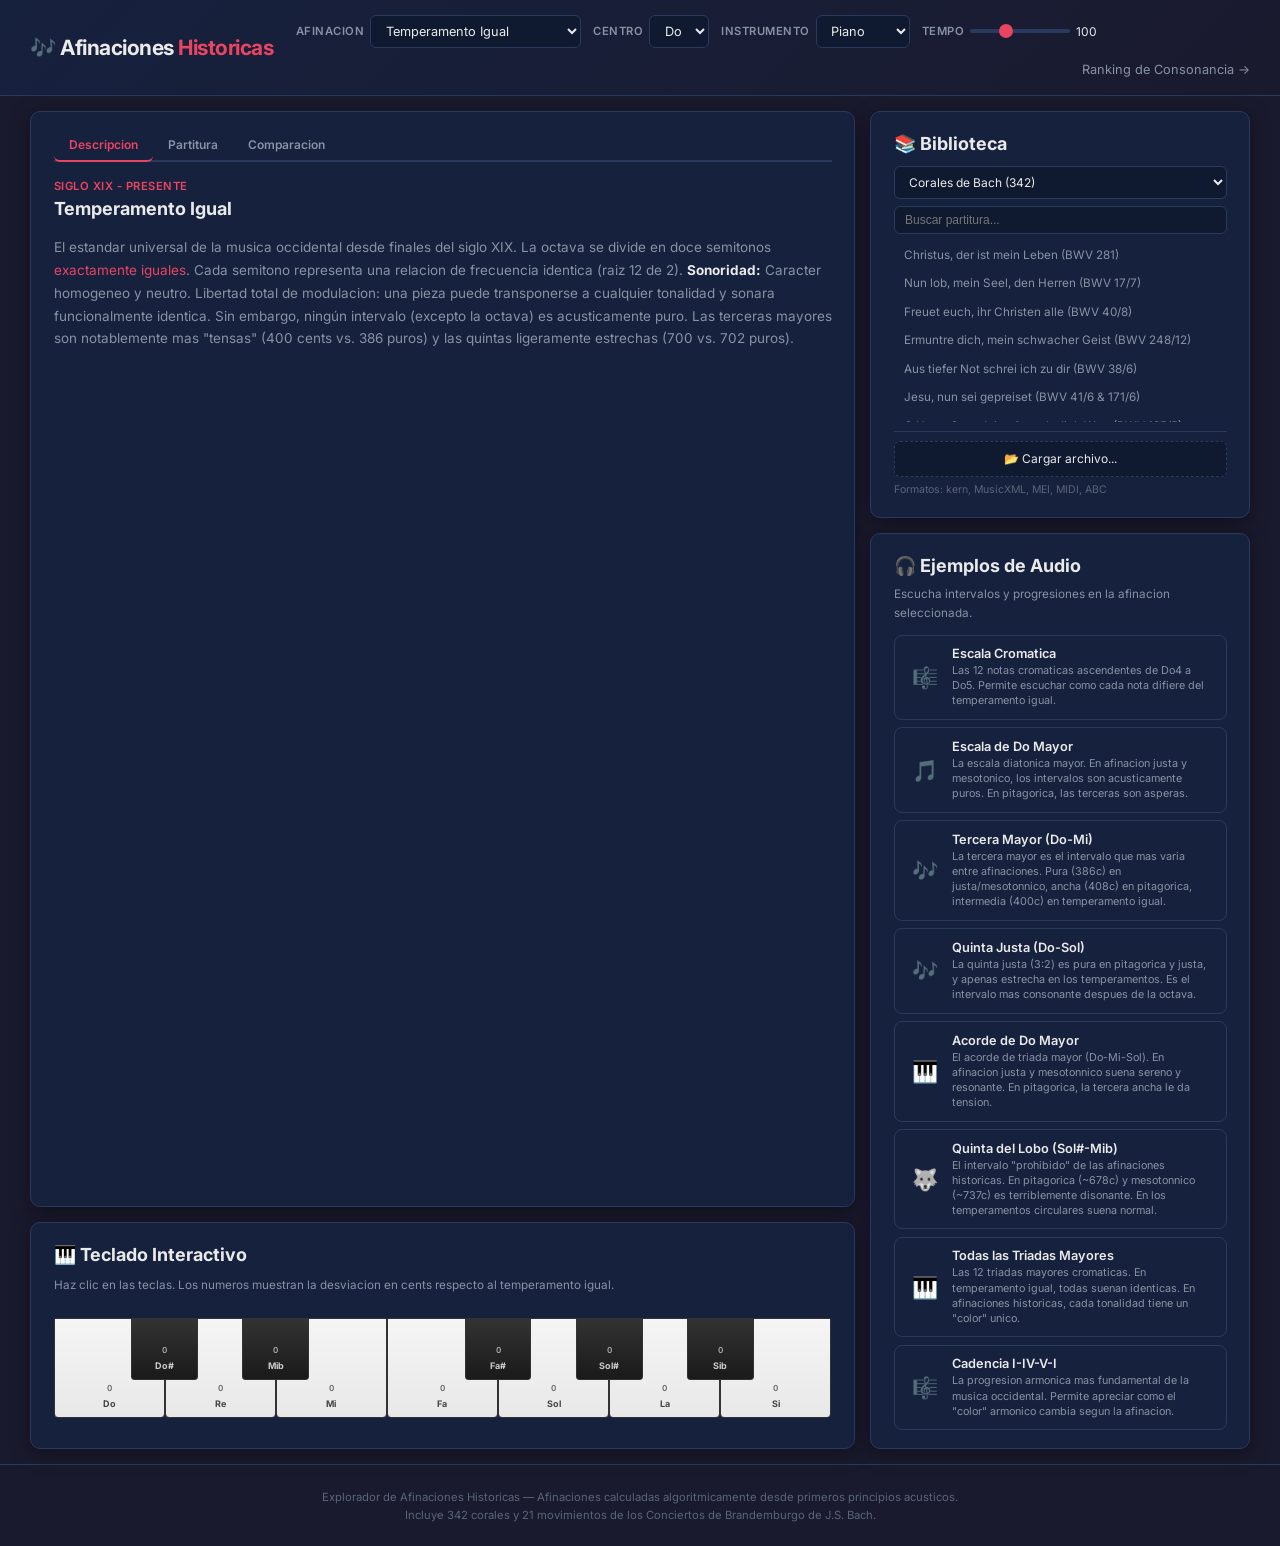
<file: web/index.html>
<!DOCTYPE html>
<html lang="es">
<head>
    <meta charset="UTF-8">
    <meta name="viewport" content="width=device-width, initial-scale=1.0">
    <title>Explorador de Afinaciones Historicas</title>
    <link rel="stylesheet" href="css/style.css">
    <link rel="preconnect" href="https://fonts.googleapis.com">
    <link href="https://fonts.googleapis.com/css2?family=Inter:wght@400;600;700&display=swap" rel="stylesheet">
    <link rel="icon" href="data:image/svg+xml,<svg xmlns='http://www.w3.org/2000/svg' viewBox='0 0 100 100'><text y='.9em' font-size='90'>&#127926;</text></svg>">
    <!-- Verovio: engraved score rendering (kern, MusicXML, MEI, ABC) -->
    <script src="https://www.verovio.org/javascript/latest/verovio-toolkit-hum.js" defer></script>
</head>
<body>

<header>
    <div class="logo">&#127926; Afinaciones <span>Historicas</span></div>
    <div class="controls">
        <div class="control-group">
            <label for="tuning-select">Afinacion</label>
            <select id="tuning-select"></select>
        </div>
        <div class="control-group">
            <label for="root-select" title="Centro del temperamento. Mantiene La=440 como diapason; solo rota el patron de quintas. Re es util para traversos barrocos.">Centro</label>
            <select id="root-select">
                <option value="0">Do</option>
                <option value="2">Re</option>
            </select>
        </div>
        <div class="control-group">
            <label for="timbre-select">Instrumento</label>
            <select id="timbre-select"></select>
        </div>
        <div class="control-group">
            <label for="tempo-slider">Tempo</label>
            <input type="range" id="tempo-slider" min="30" max="240" value="100" style="width:100px">
            <span id="tempo-value" style="font-size:0.8rem; min-width:3rem">100</span>
        </div>
        <div class="control-group" style="margin-left:auto">
            <a href="consonance.html" style="color:var(--text-dim); text-decoration:none; font-size:0.85rem;">Ranking de Consonancia &rarr;</a>
        </div>
    </div>
</header>

<main>
    <!-- LEFT PANEL -->
    <div class="panel-left">
        <!-- Tabs for Description / Score -->
        <div class="card" id="main-card" style="flex: 1; display: flex; flex-direction: column; min-height: 0;">
            <div class="tabs">
                <button class="tab active" data-target="tab-description">Descripcion</button>
                <button class="tab" data-target="tab-score">Partitura</button>
                <button class="tab" data-target="tab-table">Comparacion</button>
            </div>

            <!-- Tab: Description -->
            <div id="tab-description" class="tab-content active">
                <div class="period" id="tuning-period"></div>
                <h2 id="tuning-title" style="margin-bottom: 0.5rem;"></h2>
                <div class="description" id="tuning-description"></div>
            </div>

            <!-- Tab: Score -->
            <div id="tab-score" class="tab-content" style="overflow-y: auto; max-height: 500px;">
                <div id="score-placeholder" style="text-align:center; padding: 2rem; color: var(--text-dim);">
                    <p style="font-size:1.2rem; margin-bottom: 0.5rem;">&#127932;</p>
                    <p>Selecciona una partitura de la biblioteca para visualizarla aqui.</p>
                </div>
                <div id="score-container"></div>
            </div>

            <!-- Tab: Comparison Table -->
            <div id="tab-table" class="tab-content" style="max-height: 450px; overflow-y: auto;">
                <table class="comparison-table">
                    <thead>
                        <tr>
                            <th>Nota</th>
                            <th>12-TET</th>
                            <th>Pitag.</th>
                            <th>Justa</th>
                            <th>Mesot.</th>
                            <th>Werck.</th>
                            <th>Kirnb.</th>
                            <th>Vallotti</th>
                        </tr>
                    </thead>
                    <tbody id="comparison-tbody"></tbody>
                </table>
            </div>
        </div>

        <!-- Interactive Keyboard -->
        <div class="card">
            <h2>&#127929; Teclado Interactivo</h2>
            <p style="font-size: 0.78rem; color: var(--text-dim); margin: 0.4rem 0 0.8rem;">
                Haz clic en las teclas. Los numeros muestran la desviacion en cents respecto al temperamento igual.
            </p>
            <div class="keyboard-container">
                <div class="keyboard" id="keyboard"></div>
            </div>
        </div>
    </div>

    <!-- RIGHT PANEL -->
    <div class="panel-right">
        <!-- Score Library -->
        <div class="card" id="library-card">
            <h2>&#128218; Biblioteca</h2>
            <div style="display: flex; gap: 0.5rem; margin: 0.5rem 0;">
                <select id="library-category" style="flex:1; font-size: 0.8rem;"></select>
            </div>
            <input type="text" id="library-search" placeholder="Buscar partitura..."
                style="width:100%; padding: 0.4rem 0.7rem; font-size: 0.8rem; background: var(--bg-input);
                border: 1px solid var(--border); border-radius: 6px; color: var(--text); margin-bottom: 0.5rem;">
            <div id="library-list" style="max-height: 180px; overflow-y: auto;">
                <p style="color: var(--text-dim); font-size: 0.8rem; padding: 0.5rem;">Cargando biblioteca...</p>
            </div>

            <!-- Upload controls -->
            <div style="margin-top: 0.6rem; padding-top: 0.6rem; border-top: 1px solid var(--border);">
                <label for="file-upload" class="upload-btn" title="Acepta .krn, .xml, .musicxml, .mxl, .mei, .mid, .abc">
                    &#128194; Cargar archivo...
                </label>
                <input type="file" id="file-upload" accept=".krn,.xml,.musicxml,.mxl,.mei,.mid,.midi,.abc" style="display:none">
                <p style="font-size: 0.7rem; color: var(--text-muted); margin-top: 0.35rem;">
                    Formatos: kern, MusicXML, MEI, MIDI, ABC
                </p>
            </div>

            <!-- Playback controls for loaded score -->
            <div id="score-controls" style="display: none; margin-top: 0.6rem; padding-top: 0.6rem; border-top: 1px solid var(--border);">
                <div id="score-info" style="font-size: 0.8rem; font-weight: 600; margin-bottom: 0.4rem; white-space: nowrap; overflow: hidden; text-overflow: ellipsis;"></div>
                <div style="display: flex; gap: 0.5rem; flex-wrap: wrap;">
                    <button class="btn-primary" id="btn-play-score">&#9654; Reproducir</button>
                    <button class="btn-stop" id="btn-stop-score">&#9632; Detener</button>
                    <button class="btn-secondary" id="btn-save-score" style="display:none">&#128190; Guardar</button>
                </div>
            </div>
        </div>

        <!-- Audio Examples -->
        <div class="card" style="flex: 1;">
            <h2>&#127911; Ejemplos de Audio</h2>
            <p style="font-size: 0.78rem; color: var(--text-dim); margin: 0.3rem 0 0.8rem;">
                Escucha intervalos y progresiones en la afinacion seleccionada.
            </p>
            <div class="examples-grid" id="examples-container"></div>
        </div>
    </div>
</main>

<footer>
    Explorador de Afinaciones Historicas &mdash; Afinaciones calculadas algoritmicamente desde primeros principios acusticos.
    <br>Incluye 342 corales y 21 movimientos de los Conciertos de Brandemburgo de J.S. Bach.
</footer>

<!-- Scripts (order matters) -->
<script src="js/tunings.js?v=11"></script>
<script src="js/soundfont.js?v=11"></script>
<script src="js/player.js?v=11"></script>
<script src="js/kern-parser.js?v=11"></script>
<script src="js/midi-parser.js?v=11"></script>
<script src="js/score-renderer.js?v=11"></script>
<script src="js/user-library.js?v=11"></script>
<script src="js/examples.js?v=11"></script>
<script src="js/app.js?v=11"></script>

</body>
</html>
</file>
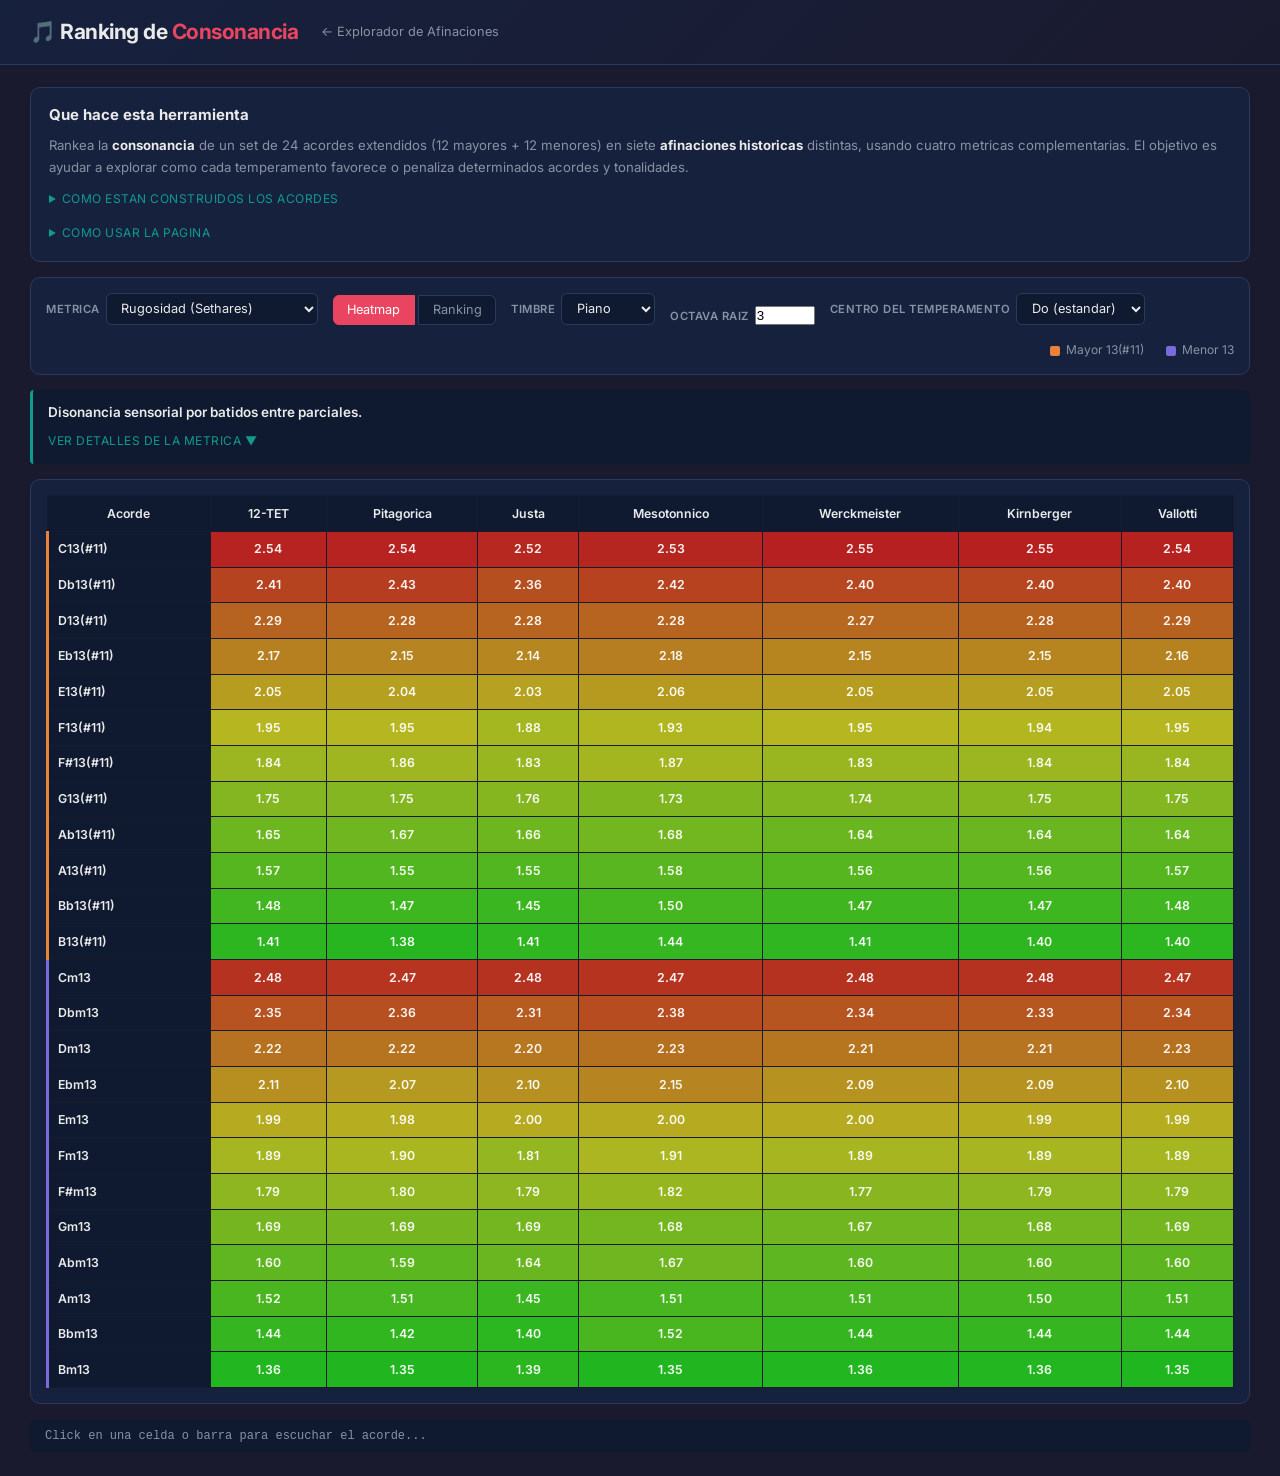
<file: web/consonance.html>
<!DOCTYPE html>
<html lang="es">
<head>
    <meta charset="UTF-8">
    <meta name="viewport" content="width=device-width, initial-scale=1.0">
    <title>Ranking de Consonancia de Acordes</title>
    <link rel="stylesheet" href="css/style.css">
    <link rel="preconnect" href="https://fonts.googleapis.com">
    <link href="https://fonts.googleapis.com/css2?family=Inter:wght@400;600;700&display=swap" rel="stylesheet">
    <link rel="icon" href="data:image/svg+xml,<svg xmlns='http://www.w3.org/2000/svg' viewBox='0 0 100 100'><text y='.9em' font-size='90'>&#127925;</text></svg>">
    <style>
        /* === CONSONANCE PAGE === */
        main.cons-main { padding: 1.5rem 2rem; display: flex; flex-direction: column; gap: 1rem; }

        .cons-controls {
            display: flex; flex-wrap: wrap; gap: 1rem; align-items: flex-end;
            background: var(--bg-card); padding: 1rem; border-radius: var(--radius);
            border: 1px solid var(--border);
        }

        .metric-desc {
            padding: 0.8rem 1rem;
            border-left: 3px solid var(--accent2); background: var(--bg-input);
            border-radius: 4px;
        }
        .metric-desc #metric-short { color: var(--text); font-size: 0.9rem; font-weight: 600; }
        .metric-desc #metric-expand-toggle {
            background: none; border: none; color: var(--accent2);
            cursor: pointer; padding: 0.3rem 0; margin-top: 0.3rem;
            font-size: 0.8rem; text-transform: uppercase; letter-spacing: 0.5px;
        }
        .metric-desc #metric-long {
            display: none; margin-top: 0.6rem; padding-top: 0.6rem;
            border-top: 1px solid var(--border);
            font-size: 0.88rem; color: var(--text-dim); line-height: 1.65;
        }
        .metric-desc #metric-long.open { display: block; }
        .metric-desc #metric-long p { margin-bottom: 0.7rem; }
        .metric-desc #metric-long strong { color: var(--text); }
        .metric-desc #metric-long em { color: var(--text); font-style: italic; }
        .metric-desc #metric-long code {
            background: var(--bg); padding: 1px 6px; border-radius: 3px;
            font-family: 'SF Mono', Menlo, monospace; font-size: 0.85em;
        }
        .metric-desc #metric-long .formula {
            background: var(--bg); padding: 0.6rem 1rem; border-radius: 4px;
            font-family: 'SF Mono', Menlo, monospace; color: var(--text);
            text-align: center; font-size: 0.92em;
        }

        .intro-card {
            background: var(--bg-card); padding: 1rem 1.2rem; border-radius: var(--radius);
            border: 1px solid var(--border); font-size: 0.88rem; color: var(--text-dim);
            line-height: 1.65;
        }
        .intro-card h2 { color: var(--text); font-size: 1rem; margin-bottom: 0.5rem; }
        .intro-card details { margin-top: 0.5rem; }
        .intro-card summary {
            cursor: pointer; color: var(--accent2); font-size: 0.8rem;
            text-transform: uppercase; letter-spacing: 0.5px; padding: 0.2rem 0;
        }
        .intro-card details[open] summary { margin-bottom: 0.5rem; }
        .intro-card code {
            background: var(--bg); padding: 1px 5px; border-radius: 3px;
            font-family: 'SF Mono', Menlo, monospace; font-size: 0.85em; color: var(--text);
        }
        .intro-card strong { color: var(--text); }

        .view-tabs { display: flex; gap: 0.25rem; }
        .view-tab {
            padding: 0.45rem 0.9rem; background: var(--bg-input); color: var(--text-dim);
            border: 1px solid var(--border); cursor: pointer; font-size: 0.85rem;
        }
        .view-tab.active { background: var(--accent); color: white; border-color: var(--accent); }
        .view-tab:first-child { border-radius: 6px 0 0 6px; }
        .view-tab:last-child  { border-radius: 0 6px 6px 0; }

        #view-container {
            background: var(--bg-card); padding: 1rem; border-radius: var(--radius);
            border: 1px solid var(--border); min-height: 400px; overflow: auto;
        }

        .now-playing {
            font-family: 'SF Mono', Menlo, monospace; font-size: 0.8rem;
            color: var(--text-dim); padding: 0.5rem 1rem; background: var(--bg-input);
            border-radius: 6px; min-height: 1.4rem;
        }

        /* Heatmap */
        table.cons-heatmap {
            border-collapse: collapse; width: 100%;
            font-size: 0.82rem;
        }
        table.cons-heatmap th, table.cons-heatmap td {
            padding: 0.5rem 0.6rem; text-align: center; border: 1px solid var(--bg);
        }
        table.cons-heatmap th {
            background: var(--bg-input); color: var(--text); position: sticky; top: 0;
            font-weight: 600;
        }
        table.cons-heatmap td.chord-name {
            background: var(--bg-input); text-align: left; font-weight: 600;
            white-space: nowrap; padding-right: 1rem;
        }
        td.chord-name.qmaj { border-left: 3px solid #e9833b; }
        td.chord-name.qmin { border-left: 3px solid #7b6ad9; }
        td.hm-cell { color: rgba(255,255,255,0.95); cursor: pointer; font-weight: 600; }
        td.hm-cell:hover { outline: 2px solid white; outline-offset: -2px; }

        /* Bars */
        .bars-header { margin-bottom: 0.8rem; color: var(--text-dim); }
        .bars-list { display: flex; flex-direction: column; gap: 0.35rem; }
        .bar-row {
            display: grid; grid-template-columns: 130px 1fr 90px;
            align-items: center; gap: 0.8rem; cursor: pointer;
            padding: 0.2rem 0.4rem; border-radius: 4px;
        }
        .bar-row:hover { background: var(--bg-input); }
        .bar-label { font-weight: 600; padding-left: 0.5rem; }
        .bar-label.qmaj { border-left: 3px solid #e9833b; }
        .bar-label.qmin { border-left: 3px solid #7b6ad9; }
        .bar-track {
            height: 22px; background: var(--bg-input); border-radius: 3px; overflow: hidden;
        }
        .bar-fill { height: 100%; transition: width 0.3s; }
        .bar-value {
            font-family: 'SF Mono', Menlo, monospace; font-size: 0.85rem;
            color: var(--text-dim); text-align: right;
        }

        .chord-legend { display: flex; gap: 1.5rem; font-size: 0.8rem; color: var(--text-dim); }
        .chord-legend span::before {
            content: ''; display: inline-block; width: 10px; height: 10px;
            border-radius: 2px; margin-right: 0.4rem; vertical-align: middle;
        }
        .chord-legend .leg-maj::before { background: #e9833b; }
        .chord-legend .leg-min::before { background: #7b6ad9; }
    </style>
</head>
<body>

<header>
    <div class="logo">&#127925; Ranking de <span>Consonancia</span></div>
    <div class="controls" style="margin-left:auto">
        <a href="index.html" style="color: var(--text-dim); text-decoration: none; font-size: 0.85rem;">&larr; Explorador de Afinaciones</a>
    </div>
</header>

<main class="cons-main">

    <div class="intro-card">
        <h2>Que hace esta herramienta</h2>
        <p>Rankea la <strong>consonancia</strong> de un set de 24 acordes extendidos (12 mayores + 12 menores) en siete <strong>afinaciones historicas</strong> distintas, usando cuatro metricas complementarias. El objetivo es ayudar a explorar como cada temperamento favorece o penaliza determinados acordes y tonalidades.</p>

        <details>
            <summary>Como estan construidos los acordes</summary>
            <p>Cada acorde del set es una <em>septima con triada superpuesta</em>, siguiendo el esquema:</p>
            <ul style="margin: 0.4rem 0 0.4rem 1.5rem;">
                <li><strong>Acordes mayores — X13(#11):</strong> tetrada inferior <code>1 — 3 — 5 — b7</code> (septima dominante) + triada mayor superpuesta que aporta <code>9 — #11 — 13</code>. Sonido tipico Lidio-dominante.</li>
                <li><strong>Acordes menores — Xm13:</strong> tetrada inferior <code>1 — b3 — 5 — b7</code> (menor con septima) + triada menor superpuesta que aporta <code>9 — 11 — 13</code>.</li>
            </ul>
            <p style="margin-top: 0.5rem;">Por defecto la tetrada inferior se coloca en la octava 3 y la triada superior queda en la octava 4 por construccion de los intervalos. La octava raiz se puede ajustar.</p>
        </details>

        <details>
            <summary>Como usar la pagina</summary>
            <ul style="margin: 0.4rem 0 0 1.5rem;">
                <li><strong>Heatmap:</strong> matriz 24 × 7. Filas = acordes, columnas = afinaciones. Verde = mas consonante, rojo = mas disonante (normalizado dentro de la metrica seleccionada).</li>
                <li><strong>Ranking:</strong> para una afinacion elegida, los 24 acordes ordenados del mas consonante al mas disonante.</li>
                <li><strong>Click</strong> en cualquier celda o barra para escuchar ese acorde sintetizado con la afinacion exacta.</li>
                <li>Cambiar de metrica recalcula toda la matriz; cada una ilumina un aspecto distinto de la consonancia (ver detalles de cada una mas abajo).</li>
                <li><strong>Centro del temperamento:</strong> por defecto los temperamentos historicos se anclan en <code>Do</code> (la tonalidad "pura"). Cambiarlo a <code>Re</code> rota el patron para centrarlo en Re — util para instrumentos afinados naturalmente en Re, como los traversos barrocos. El diapason (La&nbsp;=&nbsp;440) no cambia; solo se desplaza que tonalidades quedan mas puras.</li>
            </ul>
        </details>
    </div>

    <div class="cons-controls">
        <div class="control-group">
            <label for="metric-select">Metrica</label>
            <select id="metric-select"></select>
        </div>

        <div class="view-tabs">
            <button class="view-tab active" data-view="heatmap">Heatmap</button>
            <button class="view-tab" data-view="bars">Ranking</button>
        </div>

        <div class="control-group" id="tuning-select-wrap">
            <label for="tuning-select">Afinacion (ranking)</label>
            <select id="tuning-select"></select>
        </div>

        <div class="control-group">
            <label for="timbre-select">Timbre</label>
            <select id="timbre-select"></select>
        </div>

        <div class="control-group">
            <label for="octave-input">Octava raiz</label>
            <input type="number" id="octave-input" min="1" max="5" value="3" style="width: 60px">
        </div>

        <div class="control-group">
            <label for="ref-root-select" title="Transpone el centro del temperamento. La=440 se mantiene como diapason; solo se rota el patron de quintas puras/temperadas. Util para instrumentos afinados en Re como los traversos barrocos.">Centro del temperamento</label>
            <select id="ref-root-select">
                <option value="0">Do (estandar)</option>
                <option value="2">Re (traversos)</option>
            </select>
        </div>

        <div class="chord-legend" style="margin-left:auto">
            <span class="leg-maj">Mayor 13(#11)</span>
            <span class="leg-min">Menor 13</span>
        </div>
    </div>

    <div class="metric-desc">
        <div id="metric-short"></div>
        <button id="metric-expand-toggle" type="button">Ver detalles de la metrica ▼</button>
        <div id="metric-long"></div>
    </div>

    <div id="view-container"></div>

    <div id="now-playing" class="now-playing">Click en una celda o barra para escuchar el acorde...</div>

</main>

<script src="js/tunings.js?v=11"></script>
<script src="js/soundfont.js?v=11"></script>
<script src="js/player.js?v=11"></script>
<script src="js/consonance.js?v=11"></script>

</body>
</html>
</file>
<file: web/css/style.css>
/* === RESET & BASE === */
*, *::before, *::after { box-sizing: border-box; margin: 0; padding: 0; }

:root {
    --bg: #1a1a2e;
    --bg-card: #16213e;
    --bg-card-hover: #1a2744;
    --bg-input: #0f1a30;
    --accent: #e94560;
    --accent-glow: rgba(233, 69, 96, 0.3);
    --accent2: #0f9b8e;
    --text: #eaeaea;
    --text-dim: #8892a4;
    --text-muted: #5a6578;
    --border: #2a3a5c;
    --positive: #4ade80;
    --negative: #f87171;
    --radius: 10px;
    --shadow: 0 4px 20px rgba(0,0,0,0.4);
}

html { font-size: 15px; }
body {
    font-family: 'Inter', -apple-system, BlinkMacSystemFont, 'Segoe UI', system-ui, sans-serif;
    background: var(--bg);
    color: var(--text);
    min-height: 100vh;
    line-height: 1.6;
}

/* === HEADER === */
header {
    background: linear-gradient(135deg, #16213e 0%, #1a1a2e 100%);
    border-bottom: 1px solid var(--border);
    padding: 1rem 2rem;
    display: flex;
    align-items: center;
    gap: 1.5rem;
    flex-wrap: wrap;
}

.logo {
    font-size: 1.4rem;
    font-weight: 700;
    letter-spacing: -0.5px;
    white-space: nowrap;
}
.logo span { color: var(--accent); }

/* === CONTROLS === */
.controls {
    display: flex;
    align-items: center;
    gap: 0.8rem;
    flex-wrap: wrap;
    flex: 1;
}

.control-group {
    display: flex;
    align-items: center;
    gap: 0.4rem;
}

.control-group label {
    font-size: 0.75rem;
    color: var(--text-dim);
    text-transform: uppercase;
    letter-spacing: 0.5px;
    font-weight: 600;
}

select, button {
    font-family: inherit;
    font-size: 0.85rem;
    border: 1px solid var(--border);
    border-radius: 6px;
    background: var(--bg-input);
    color: var(--text);
    padding: 0.45rem 0.7rem;
    cursor: pointer;
    transition: all 0.15s;
}

select:hover, select:focus { border-color: var(--accent); outline: none; }

.btn-primary {
    background: var(--accent);
    border-color: var(--accent);
    font-weight: 600;
    padding: 0.45rem 1.2rem;
}
.btn-primary:hover { background: #d13a52; box-shadow: 0 0 12px var(--accent-glow); }
.btn-primary:disabled { opacity: 0.5; cursor: not-allowed; }

.btn-stop {
    background: transparent;
    border-color: var(--accent);
    color: var(--accent);
}
.btn-stop:hover { background: rgba(233,69,96,0.15); }

/* === MAIN LAYOUT === */
main {
    display: grid;
    grid-template-columns: 1fr 380px;
    gap: 1rem;
    padding: 1rem 2rem;
    max-width: 1400px;
    margin: 0 auto;
    min-height: calc(100vh - 65px);
}

@media (max-width: 900px) {
    main { grid-template-columns: 1fr; }
    header { padding: 0.8rem 1rem; }
    main { padding: 0.8rem 1rem; }
}

/* === LEFT PANEL === */
.panel-left {
    display: flex;
    flex-direction: column;
    gap: 1rem;
}

/* Description card */
.card {
    background: var(--bg-card);
    border: 1px solid var(--border);
    border-radius: var(--radius);
    padding: 1.2rem 1.5rem;
    box-shadow: var(--shadow);
}

.card h2 {
    font-size: 1.2rem;
    margin-bottom: 0.2rem;
    display: flex;
    align-items: center;
    gap: 0.5rem;
}

.card .period {
    font-size: 0.75rem;
    color: var(--accent);
    font-weight: 600;
    text-transform: uppercase;
    letter-spacing: 0.5px;
}

.card .description {
    margin-top: 0.8rem;
    font-size: 0.9rem;
    color: var(--text-dim);
    line-height: 1.7;
}
.card .description strong { color: var(--text); }
.card .description em { color: var(--accent); font-style: normal; }

/* === COMPARISON TABLE === */
.comparison-table {
    width: 100%;
    border-collapse: collapse;
    font-size: 0.8rem;
    font-variant-numeric: tabular-nums;
}

.comparison-table th {
    padding: 0.5rem 0.4rem;
    text-align: center;
    color: var(--text-dim);
    font-weight: 600;
    font-size: 0.7rem;
    text-transform: uppercase;
    letter-spacing: 0.3px;
    border-bottom: 2px solid var(--border);
    position: sticky;
    top: 0;
    background: var(--bg-card);
}

.comparison-table td {
    padding: 0.35rem 0.4rem;
    text-align: center;
    border-bottom: 1px solid rgba(42,58,92,0.5);
    white-space: nowrap;
}

.comparison-table tr:hover td { background: rgba(233,69,96,0.05); }

.comparison-table .note-name {
    font-weight: 700;
    color: var(--text);
    text-align: left;
    padding-left: 0.8rem;
}

.comparison-table .active-col {
    background: rgba(233,69,96,0.08);
    color: var(--text);
    font-weight: 600;
}

.cents-positive { color: var(--positive); }
.cents-negative { color: var(--negative); }
.cents-zero { color: var(--text-muted); }

/* === RIGHT PANEL === */
.panel-right {
    display: flex;
    flex-direction: column;
    gap: 1rem;
}

/* Examples */
.examples-grid {
    display: flex;
    flex-direction: column;
    gap: 0.5rem;
}

.example-btn {
    display: flex;
    align-items: center;
    gap: 0.8rem;
    width: 100%;
    text-align: left;
    padding: 0.7rem 1rem;
    background: var(--bg-card);
    border: 1px solid var(--border);
    border-radius: 8px;
    color: var(--text);
    cursor: pointer;
    transition: all 0.2s;
}

.example-btn:hover {
    border-color: var(--accent);
    background: var(--bg-card-hover);
    transform: translateX(3px);
}

.example-btn.playing {
    border-color: var(--accent);
    background: rgba(233,69,96,0.1);
    box-shadow: 0 0 15px var(--accent-glow);
}

.example-btn .icon {
    font-size: 1.4rem;
    width: 2rem;
    text-align: center;
    flex-shrink: 0;
}

.example-btn .info { flex: 1; min-width: 0; }

.example-btn .info .name {
    font-weight: 600;
    font-size: 0.85rem;
}

.example-btn .info .desc {
    font-size: 0.72rem;
    color: var(--text-dim);
    line-height: 1.4;
    margin-top: 2px;
}

/* === KEYBOARD VISUALIZATION === */
.keyboard-container {
    padding: 0.8rem 0;
}

.keyboard {
    display: flex;
    position: relative;
    height: 100px;
    margin: 0 auto;
    max-width: 100%;
}

.key {
    position: relative;
    border: 1px solid #333;
    border-radius: 0 0 4px 4px;
    cursor: pointer;
    transition: all 0.15s;
    display: flex;
    flex-direction: column;
    justify-content: flex-end;
    align-items: center;
    padding-bottom: 6px;
    user-select: none;
}

.key.white {
    background: linear-gradient(180deg, #f5f5f5 0%, #e8e8e8 100%);
    width: calc(100% / 7);
    height: 100%;
    z-index: 1;
}

.key.black {
    background: linear-gradient(180deg, #333 0%, #1a1a1a 100%);
    width: calc(100% / 12);
    height: 62%;
    position: absolute;
    z-index: 2;
    border-radius: 0 0 3px 3px;
}

.key.white:hover { background: linear-gradient(180deg, #fff 0%, #f0f0f0 100%); }
.key.black:hover { background: linear-gradient(180deg, #444 0%, #2a2a2a 100%); }
.key.white:active, .key.white.active { background: linear-gradient(180deg, #ffe0e6 0%, #ffd0d8 100%); }
.key.black:active, .key.black.active { background: linear-gradient(180deg, #e94560 0%, #c73a52 100%); }

.key .cents-label {
    font-size: 0.55rem;
    font-weight: 600;
    font-variant-numeric: tabular-nums;
    pointer-events: none;
}
.key.white .cents-label { color: #666; }
.key.black .cents-label { color: #aaa; }

.key .note-label {
    font-size: 0.6rem;
    font-weight: 700;
    pointer-events: none;
    margin-top: 2px;
}
.key.white .note-label { color: #444; }
.key.black .note-label { color: #ccc; }

/* === TABS === */
.tabs {
    display: flex;
    gap: 0;
    border-bottom: 2px solid var(--border);
    margin-bottom: 0;
}

.tab {
    padding: 0.5rem 1rem;
    font-size: 0.8rem;
    font-weight: 600;
    color: var(--text-dim);
    cursor: pointer;
    border-bottom: 2px solid transparent;
    margin-bottom: -2px;
    transition: all 0.15s;
    background: none;
    border-top: none;
    border-left: none;
    border-right: none;
}

.tab:hover { color: var(--text); }
.tab.active { color: var(--accent); border-bottom-color: var(--accent); }

.tab-content { display: none; padding-top: 1rem; }
.tab-content.active { display: block; }

/* === SCROLLBAR === */
::-webkit-scrollbar { width: 6px; }
::-webkit-scrollbar-track { background: transparent; }
::-webkit-scrollbar-thumb { background: var(--border); border-radius: 3px; }
::-webkit-scrollbar-thumb:hover { background: var(--text-muted); }

/* === LOADING ANIMATION === */
@keyframes pulse {
    0%, 100% { opacity: 0.4; }
    50% { opacity: 1; }
}
.playing .icon { animation: pulse 0.8s ease-in-out infinite; }

/* === LIBRARY === */
.library-item {
    display: block;
    width: 100%;
    text-align: left;
    padding: 0.35rem 0.6rem;
    margin-bottom: 2px;
    font-size: 0.78rem;
    background: transparent;
    border: 1px solid transparent;
    border-radius: 5px;
    color: var(--text-dim);
    cursor: pointer;
    transition: all 0.12s;
    white-space: nowrap;
    overflow: hidden;
    text-overflow: ellipsis;
}

.library-item:hover {
    background: var(--bg-card-hover);
    color: var(--text);
    border-color: var(--border);
}

.library-item.active {
    background: rgba(233,69,96,0.12);
    border-color: var(--accent);
    color: var(--text);
    font-weight: 600;
}

/* === TEMPO SLIDER === */
input[type="range"] {
    -webkit-appearance: none;
    appearance: none;
    height: 4px;
    background: var(--border);
    border-radius: 2px;
    outline: none;
}
input[type="range"]::-webkit-slider-thumb {
    -webkit-appearance: none;
    width: 14px;
    height: 14px;
    border-radius: 50%;
    background: var(--accent);
    cursor: pointer;
}

/* === SCORE CONTAINER === */
#score-container svg {
    max-width: 100%;
}

/* Engraved score (Verovio): black-on-cream paper look */
.engraved-score {
    background: #faf7ee;
    border-radius: 6px;
    padding: 0.5rem 0.8rem;
    overflow-x: auto;
}
.engraved-score svg {
    display: block;
    width: 100%;
    height: auto;
}

/* Upload button */
.upload-btn {
    display: inline-block;
    font-size: 0.8rem;
    background: var(--bg-input);
    color: var(--text);
    border: 1px dashed var(--border);
    border-radius: 6px;
    padding: 0.5rem 0.8rem;
    cursor: pointer;
    width: 100%;
    text-align: center;
    transition: border-color 0.15s, background 0.15s;
}
.upload-btn:hover {
    border-color: var(--accent2);
    background: var(--bg-card-hover);
}

/* User library item delete button */
.library-item-del {
    background: transparent;
    color: var(--text-muted);
    border: 1px solid var(--border);
    border-radius: 4px;
    padding: 0 0.5rem;
    font-size: 1rem;
    cursor: pointer;
}
.library-item-del:hover {
    color: var(--negative);
    border-color: var(--negative);
}

/* Secondary button (save to library) */
.btn-secondary {
    background: var(--bg-input);
    color: var(--text);
    border: 1px solid var(--border);
    padding: 0.4rem 0.8rem;
    border-radius: 6px;
    cursor: pointer;
    font-size: 0.8rem;
}
.btn-secondary:hover {
    background: var(--bg-card-hover);
    border-color: var(--accent2);
}

/* === FOOTER === */
footer {
    text-align: center;
    padding: 1.5rem;
    color: var(--text-muted);
    font-size: 0.75rem;
    border-top: 1px solid var(--border);
}
footer a { color: var(--accent); text-decoration: none; }
footer a:hover { text-decoration: underline; }
</file>
